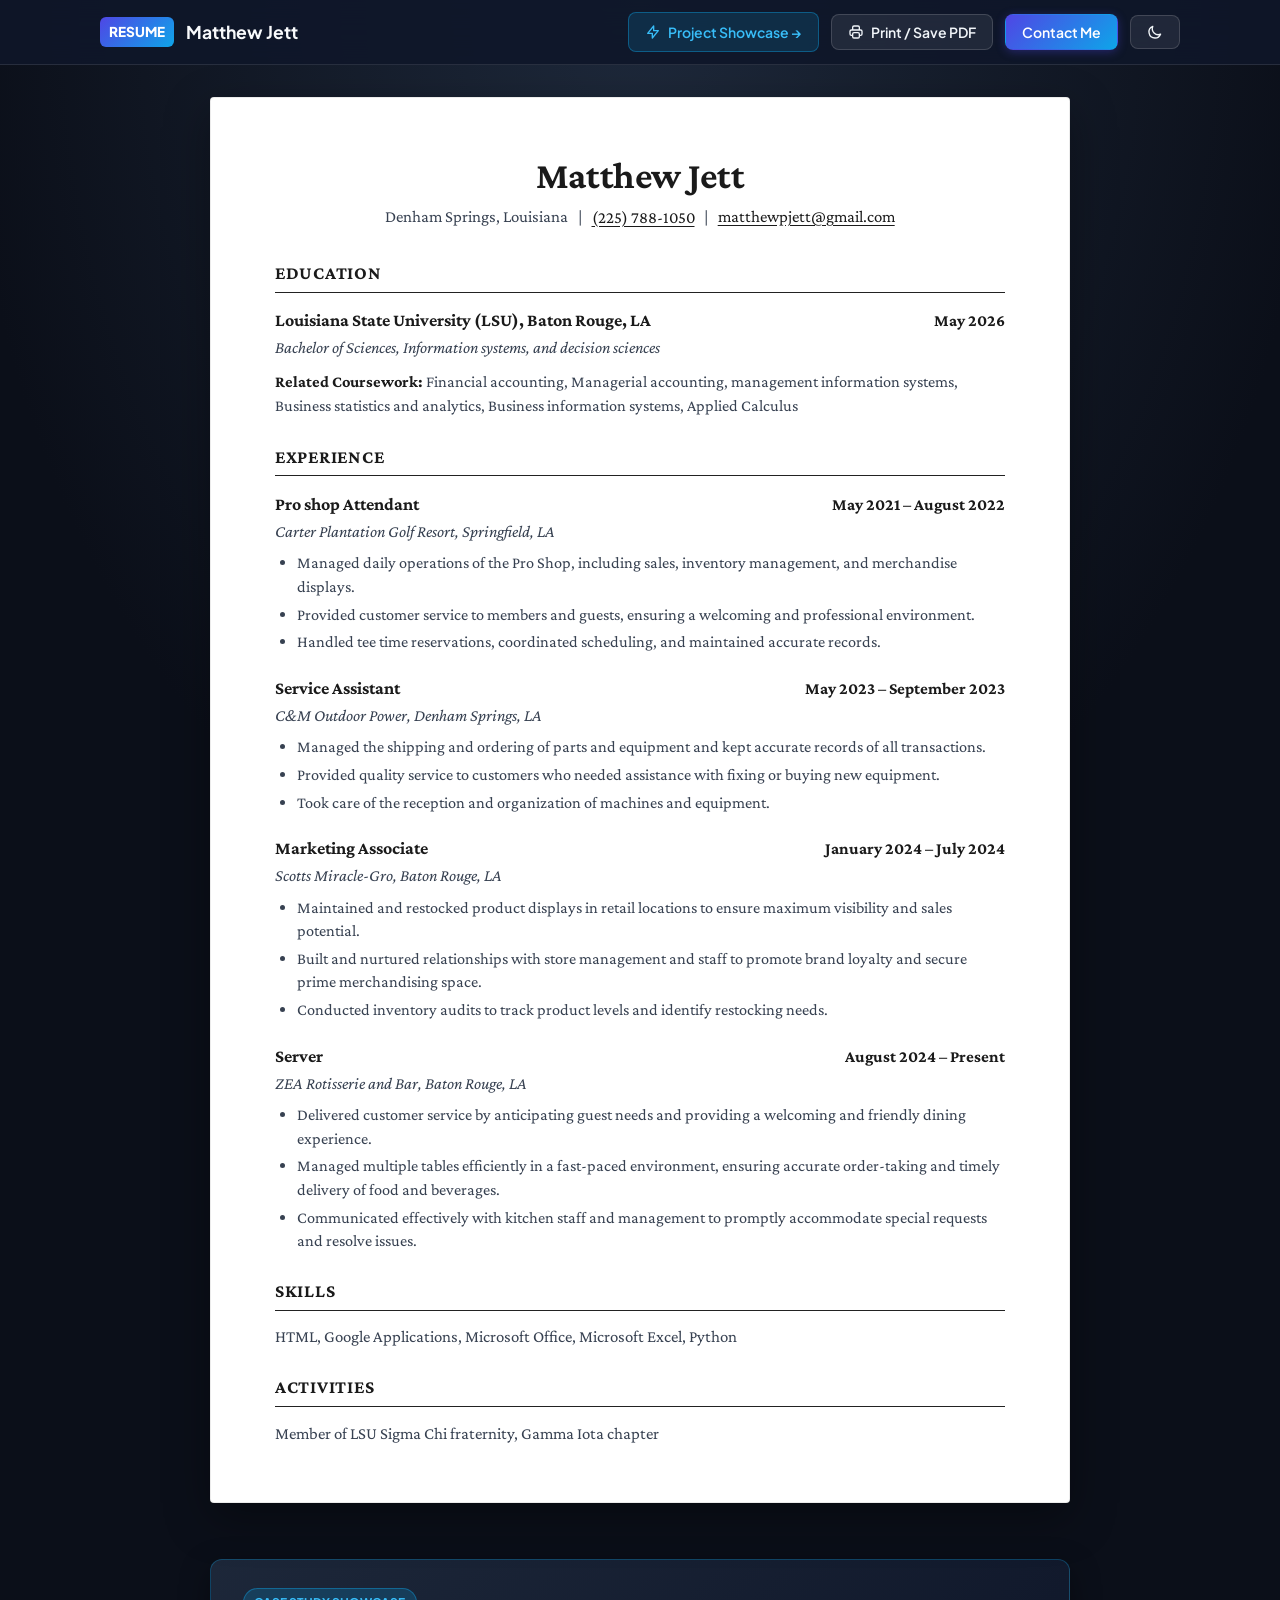
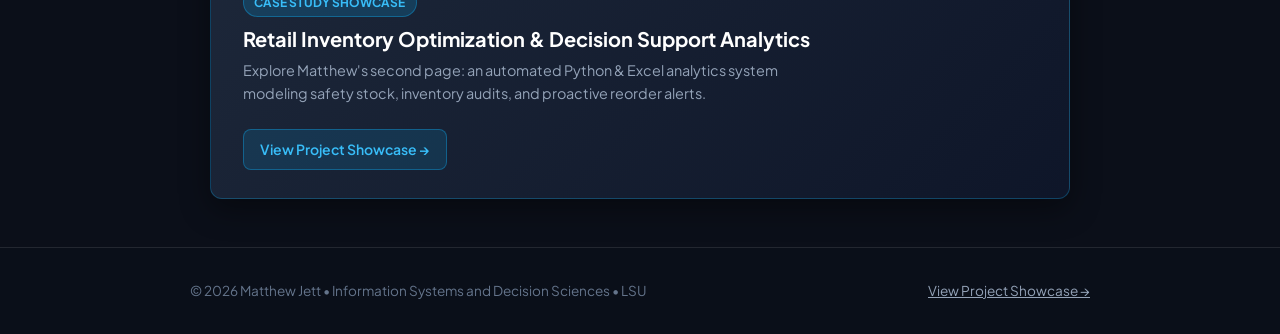
<file: index.html>
<!DOCTYPE html>
<html lang="en">
<head>
  <meta charset="UTF-8">
  <meta name="viewport" content="width=device-width, initial-scale=1.0">
  <meta name="description" content="Matthew Jett — Resume. Information Systems and Decision Sciences (ISDS) Student at Louisiana State University (LSU).">
  <meta name="keywords" content="Matthew Jett, Resume, LSU, Information Systems, Decision Sciences, Denham Springs, Baton Rouge">
  <meta name="author" content="Matthew Jett">

  <title>Matthew Jett — Resume</title>

  <!-- Preconnect to Google Fonts -->
  <link rel="preconnect" href="https://fonts.googleapis.com">
  <link rel="preconnect" href="https://fonts.gstatic.com" crossorigin>

  <!-- Main Stylesheet -->
  <link rel="stylesheet" href="./css/style.css">
</head>
<body>

  <!-- =========================================================================
       TOP CONTROL BAR / NAVIGATION
       ========================================================================= -->
  <header class="topbar">
    <div class="topbar-container">
      <div class="topbar-brand">
        <span class="brand-badge">RESUME</span>
        <span>Matthew Jett</span>
      </div>

      <div class="topbar-actions">
        <a href="./project.html" class="btn btn-project" id="topbarProjectBtn" title="Read the project case study">
          <svg width="16" height="16" fill="none" viewBox="0 0 24 24" stroke="currentColor">
            <path stroke-linecap="round" stroke-linejoin="round" stroke-width="2" d="M13 10V3L4 14h7v7l9-11h-7z" />
          </svg>
          Project Showcase &rarr;
        </a>

        <button type="button" class="btn btn-secondary js-print-resume" id="topbarPrintBtn" title="Print or save as PDF">
          <svg width="16" height="16" fill="none" viewBox="0 0 24 24" stroke="currentColor">
            <path stroke-linecap="round" stroke-linejoin="round" stroke-width="2" d="M17 17h2a2 2 0 002-2v-4a2 2 0 00-2-2H5a2 2 0 00-2 2v4a2 2 0 002 2h2m2 4h6a2 2 0 002-2v-4a2 2 0 00-2-2H9a2 2 0 00-2 2v4a2 2 0 002 2zm8-12V5a2 2 0 00-2-2H9a2 2 0 00-2 2v4h10z" />
          </svg>
          Print / Save PDF
        </button>

        <button type="button" class="btn btn-primary js-open-contact" id="topbarContactBtn">
          Contact Me
        </button>

        <button type="button" class="btn btn-secondary" id="themeToggleBtn" title="Toggle dark document mode">
          <svg width="16" height="16" fill="none" viewBox="0 0 24 24" stroke="currentColor">
            <path stroke-linecap="round" stroke-linejoin="round" stroke-width="2" d="M20.354 15.354A9 9 0 018.646 3.646 9.003 9.003 0 0012 21a9.003 9.003 0 008.354-5.646z" />
          </svg>
        </button>
      </div>
    </div>
  </header>

  <!-- =========================================================================
       MAIN RESUME DOCUMENT (Faithful Single-Page Layout)
       ========================================================================= -->
  <main class="resume-wrapper">
    <article class="resume-paper" id="resumeDocument">
      
      <!-- Resume Header -->
      <header class="resume-header">
        <h1 class="resume-name">Matthew Jett</h1>
        <div class="resume-contact-line">
          <span>Denham Springs, Louisiana</span>
          <span>|</span>
          <button type="button" class="resume-contact-btn js-open-contact" title="Click to view/call phone number">(225) 788-1050</button>
          <span>|</span>
          <a href="mailto:matthewpjett@gmail.com" class="resume-contact-link" title="Send email">matthewpjett@gmail.com</a>
        </div>
      </header>

      <!-- EDUCATION SECTION -->
      <section class="resume-section">
        <h2 class="resume-section-title">EDUCATION</h2>

        <div class="resume-entry">
          <div class="resume-row-top">
            <span class="resume-entry-title">Louisiana State University (LSU), Baton Rouge, LA</span>
            <span class="resume-entry-date">May 2026</span>
          </div>
          <div class="resume-entry-sub">Bachelor of Sciences, Information systems, and decision sciences</div>
          <div class="resume-coursework">
            <strong>Related Coursework:</strong> Financial accounting, Managerial accounting, management information systems, Business statistics and analytics, Business information systems, Applied Calculus
          </div>
        </div>
      </section>

      <!-- EXPERIENCE SECTION -->
      <section class="resume-section">
        <h2 class="resume-section-title">EXPERIENCE</h2>

        <!-- Role 1: Pro Shop Attendant -->
        <div class="resume-entry">
          <div class="resume-row-top">
            <span class="resume-entry-title">Pro shop Attendant</span>
            <span class="resume-entry-date">May 2021 &ndash; August 2022</span>
          </div>
          <div class="resume-entry-sub">Carter Plantation Golf Resort, Springfield, LA</div>
          <ul class="resume-bullets">
            <li>Managed daily operations of the Pro Shop, including sales, inventory management, and merchandise displays.</li>
            <li>Provided customer service to members and guests, ensuring a welcoming and professional environment.</li>
            <li>Handled tee time reservations, coordinated scheduling, and maintained accurate records.</li>
          </ul>
        </div>

        <!-- Role 2: Service Assistant -->
        <div class="resume-entry">
          <div class="resume-row-top">
            <span class="resume-entry-title">Service Assistant</span>
            <span class="resume-entry-date">May 2023 &ndash; September 2023</span>
          </div>
          <div class="resume-entry-sub">C&amp;M Outdoor Power, Denham Springs, LA</div>
          <ul class="resume-bullets">
            <li>Managed the shipping and ordering of parts and equipment and kept accurate records of all transactions.</li>
            <li>Provided quality service to customers who needed assistance with fixing or buying new equipment.</li>
            <li>Took care of the reception and organization of machines and equipment.</li>
          </ul>
        </div>

        <!-- Role 3: Marketing Associate -->
        <div class="resume-entry">
          <div class="resume-row-top">
            <span class="resume-entry-title">Marketing Associate</span>
            <span class="resume-entry-date">January 2024 &ndash; July 2024</span>
          </div>
          <div class="resume-entry-sub">Scotts Miracle-Gro, Baton Rouge, LA</div>
          <ul class="resume-bullets">
            <li>Maintained and restocked product displays in retail locations to ensure maximum visibility and sales potential.</li>
            <li>Built and nurtured relationships with store management and staff to promote brand loyalty and secure prime merchandising space.</li>
            <li>Conducted inventory audits to track product levels and identify restocking needs.</li>
          </ul>
        </div>

        <!-- Role 4: Server -->
        <div class="resume-entry">
          <div class="resume-row-top">
            <span class="resume-entry-title">Server</span>
            <span class="resume-entry-date">August 2024 &ndash; Present</span>
          </div>
          <div class="resume-entry-sub">ZEA Rotisserie and Bar, Baton Rouge, LA</div>
          <ul class="resume-bullets">
            <li>Delivered customer service by anticipating guest needs and providing a welcoming and friendly dining experience.</li>
            <li>Managed multiple tables efficiently in a fast-paced environment, ensuring accurate order-taking and timely delivery of food and beverages.</li>
            <li>Communicated effectively with kitchen staff and management to promptly accommodate special requests and resolve issues.</li>
          </ul>
        </div>
      </section>

      <!-- SKILLS SECTION -->
      <section class="resume-section">
        <h2 class="resume-section-title">SKILLS</h2>
        <div class="resume-text-content">
          HTML, Google Applications, Microsoft Office, Microsoft Excel, Python
        </div>
      </section>

      <!-- ACTIVITIES SECTION -->
      <section class="resume-section" style="margin-bottom: 0;">
        <h2 class="resume-section-title">ACTIVITIES</h2>
        <div class="resume-text-content">
          Member of LSU Sigma Chi fraternity, Gamma Iota chapter
        </div>
      </section>

    </article>
  </main>

  <!-- =========================================================================
       PROJECT CALLOUT (NAVIGATE TO 2ND PAGE)
       ========================================================================= -->
  <aside class="project-callout-banner">
    <div class="project-callout-card">
      <div>
        <span class="callout-badge">Case Study Showcase</span>
        <h3 class="callout-title">Retail Inventory Optimization &amp; Decision Support Analytics</h3>
        <p class="callout-desc">
          Explore Matthew's second page: an automated Python &amp; Excel analytics system modeling safety stock, inventory audits, and proactive reorder alerts.
        </p>
      </div>
      <div>
        <a href="./project.html" class="btn btn-project" style="white-space: nowrap;">
          View Project Showcase &rarr;
        </a>
      </div>
    </div>
  </aside>

  <!-- =========================================================================
       CONTACT MODAL
       ========================================================================= -->
  <div class="modal-overlay" id="contactModal" role="dialog" aria-modal="true" aria-labelledby="modalTitle">
    <div class="modal-card">
      <button type="button" class="modal-close-btn" id="closeModalBtn" aria-label="Close dialog">&times;</button>
      
      <div style="margin-bottom: 1.25rem;">
        <h3 style="font-size: 1.4rem; font-weight: 700; color: #fff; margin-bottom: 0.35rem;" id="modalTitle">Contact Matthew Jett</h3>
        <p style="font-size: 0.9rem; color: #94a3b8;">
          Connect directly via phone, text, or email:
        </p>
      </div>

      <!-- Phone Number Tile -->
      <div class="contact-tile">
        <div>
          <div class="contact-tile-label">Phone Number</div>
          <div class="contact-tile-val">(225) 788-1050</div>
        </div>
        <div style="display: flex; gap: 0.4rem;">
          <a href="tel:2257881050" class="btn btn-primary btn-sm">Call</a>
          <button type="button" class="btn btn-secondary btn-sm" id="copyModalPhoneBtn">Copy</button>
        </div>
      </div>

      <!-- Email Tile -->
      <div class="contact-tile">
        <div>
          <div class="contact-tile-label">Direct Email</div>
          <div class="contact-tile-val">matthewpjett@gmail.com</div>
        </div>
        <div style="display: flex; gap: 0.4rem;">
          <a href="mailto:matthewpjett@gmail.com" class="btn btn-primary btn-sm">Email</a>
          <button type="button" class="btn btn-secondary btn-sm" id="copyModalEmailBtn">Copy</button>
        </div>
      </div>

      <!-- Location -->
      <div class="contact-tile">
        <div>
          <div class="contact-tile-label">Location</div>
          <div class="contact-tile-val">Denham Springs, Louisiana</div>
        </div>
        <span style="font-size: 0.8rem; color: #94a3b8; font-weight: 600;">LSU Tiger</span>
      </div>
    </div>
  </div>

  <!-- =========================================================================
       FOOTER
       ========================================================================= -->
  <footer class="footer">
    <div style="max-width: 900px; margin: 0 auto; display: flex; justify-content: space-between; align-items: center; flex-wrap: wrap; gap: 1rem;">
      <div>&copy; 2026 Matthew Jett &bull; Information Systems and Decision Sciences &bull; LSU</div>
      <div>
        <a href="./project.html">View Project Showcase &rarr;</a>
      </div>
    </div>
  </footer>

  <!-- Script -->
  <script src="./js/main.js"></script>
</body>
</html>
</file>
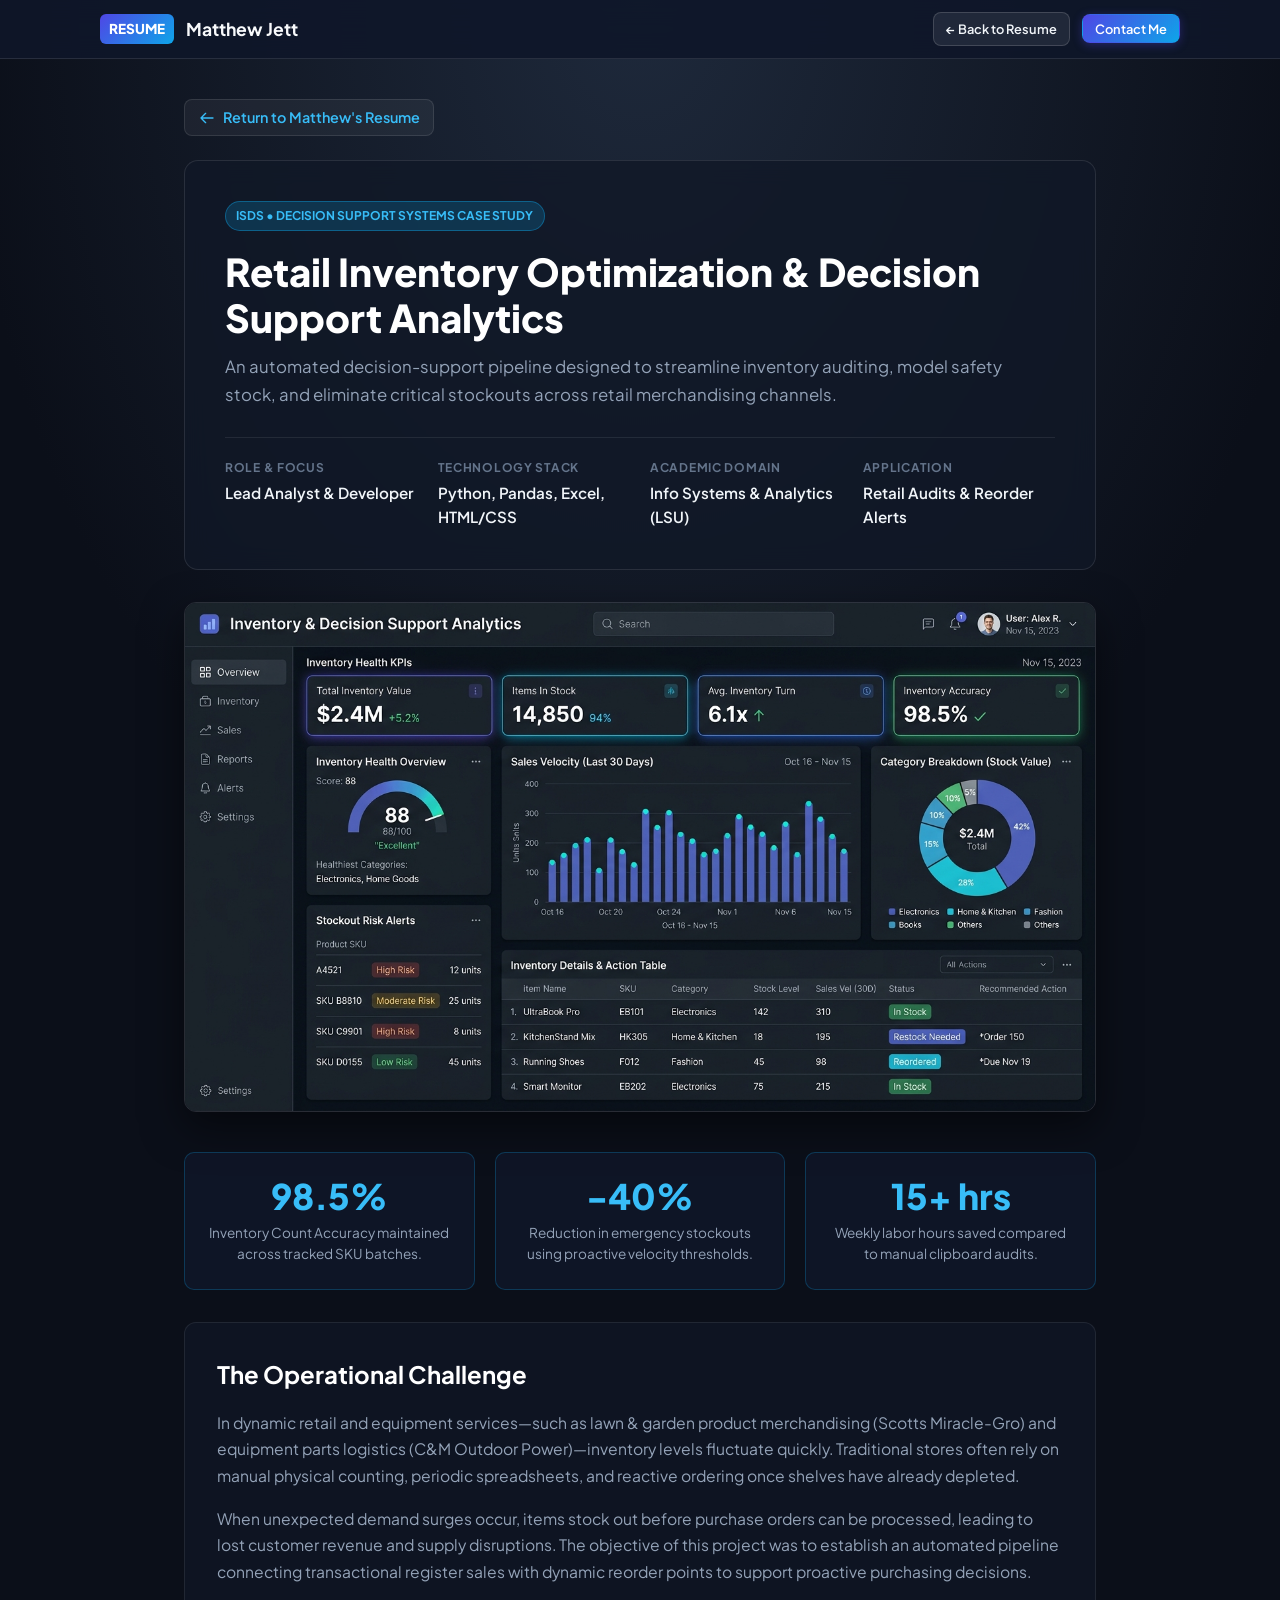
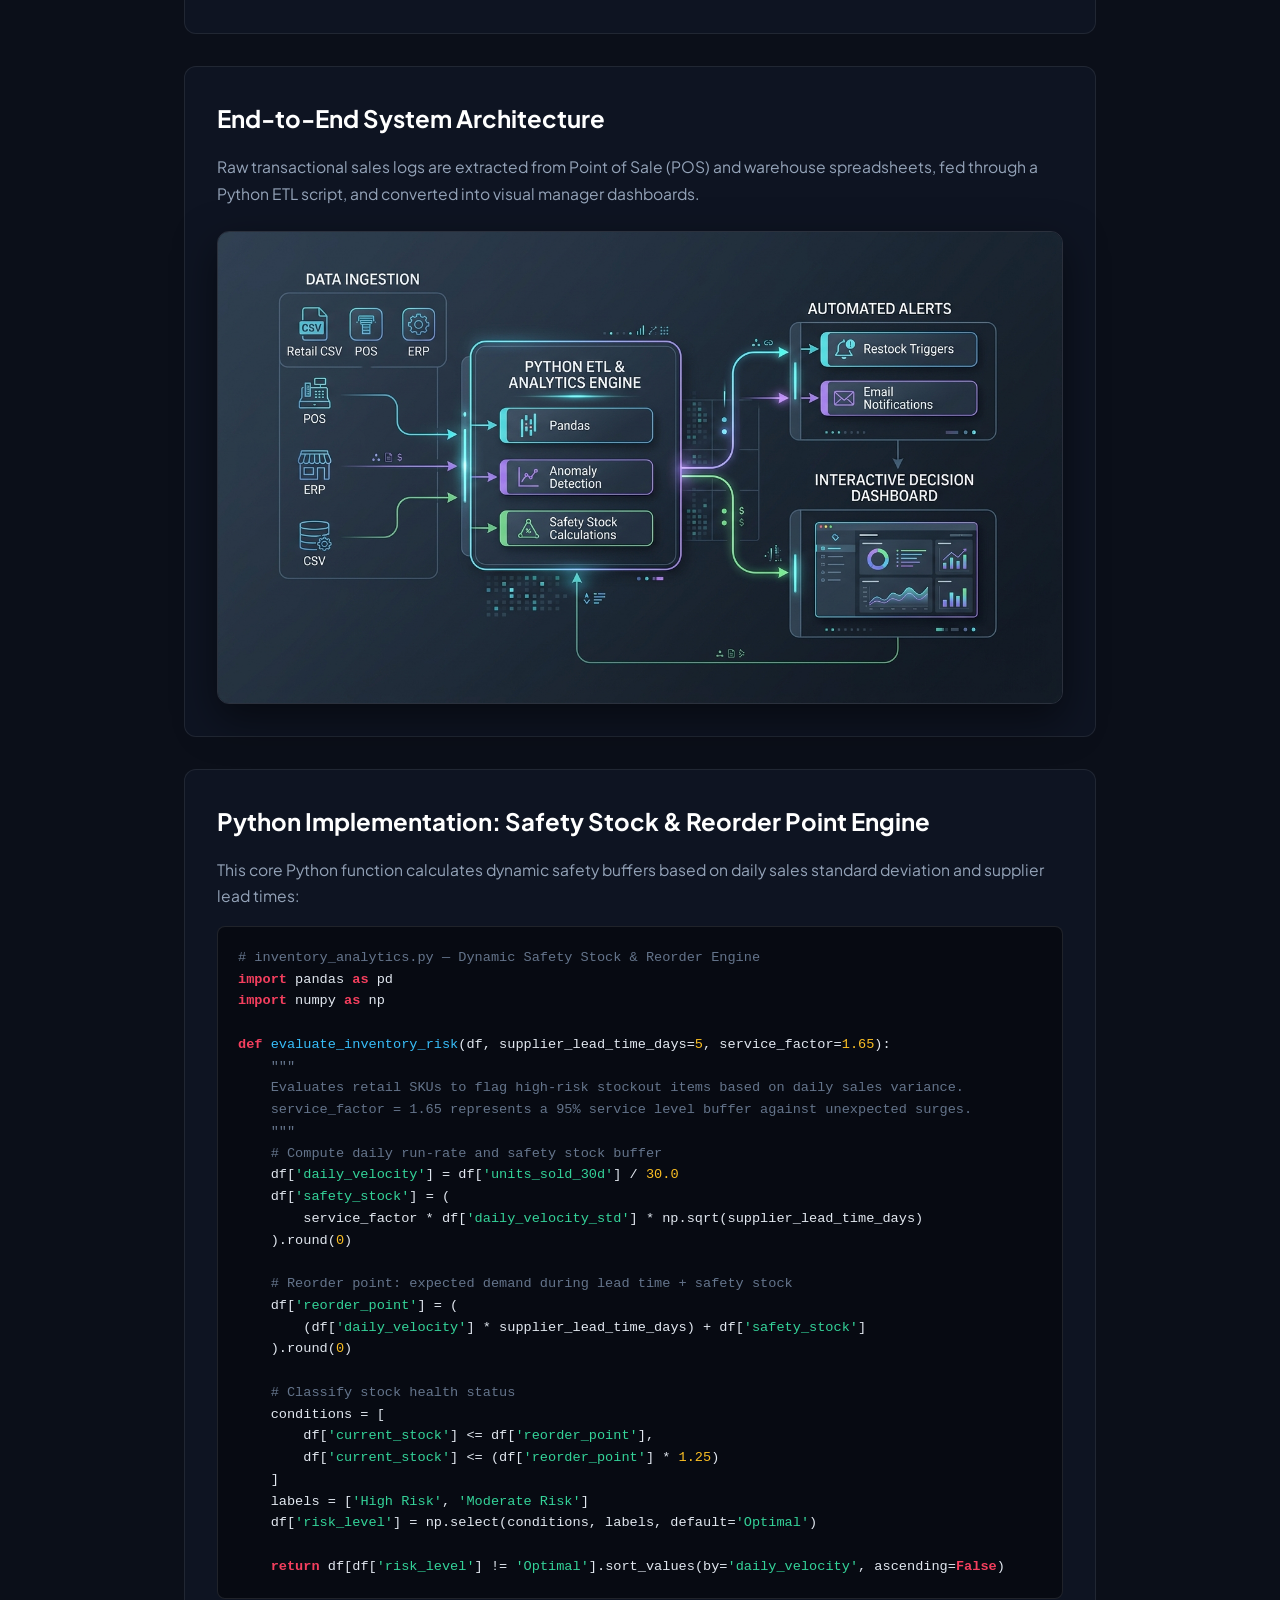
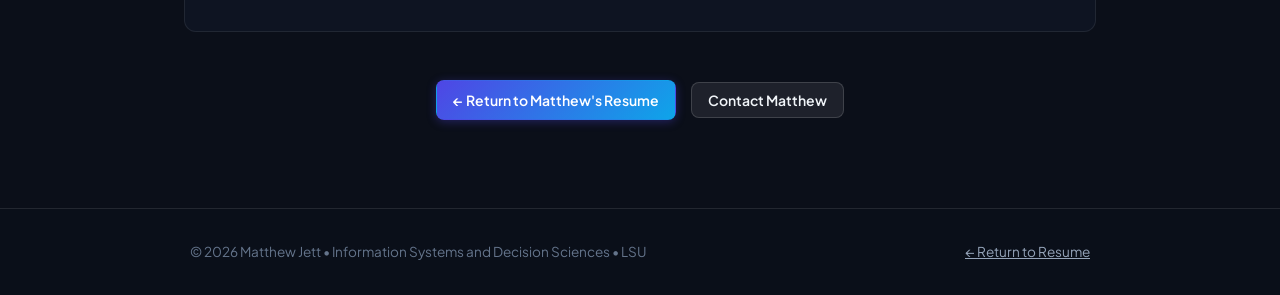
<file: project.html>
<!DOCTYPE html>
<html lang="en">
<head>
  <meta charset="UTF-8">
  <meta name="viewport" content="width=device-width, initial-scale=1.0">
  <meta name="description" content="Retail Inventory Optimization & Decision Support Analytics — Project case study by Matthew Jett, LSU Information Systems and Decision Sciences.">
  <meta name="keywords" content="Matthew Jett, Project, Inventory Analytics, Python, Excel, Decision Support Systems, ISDS, LSU">
  <meta name="author" content="Matthew Jett">

  <title>Retail Inventory & Decision Support Analytics — Matthew Jett</title>

  <!-- Preconnect to Google Fonts -->
  <link rel="preconnect" href="https://fonts.googleapis.com">
  <link rel="preconnect" href="https://fonts.gstatic.com" crossorigin>

  <!-- Stylesheet -->
  <link rel="stylesheet" href="./css/style.css">
</head>
<body>

  <!-- =========================================================================
       TOPBAR NAVIGATION
       ========================================================================= -->
  <header class="topbar">
    <div class="topbar-container">
      <div class="topbar-brand">
        <a href="./index.html" style="display: flex; align-items: center; gap: 0.75rem;">
          <span class="brand-badge">RESUME</span>
          <span>Matthew Jett</span>
        </a>
      </div>

      <div class="topbar-actions">
        <a href="./index.html" class="btn btn-secondary btn-sm" id="navBackResumeBtn">
          &larr; Back to Resume
        </a>
        <button type="button" class="btn btn-primary btn-sm js-open-contact" id="navContactBtn">
          Contact Me
        </button>
      </div>
    </div>
  </header>

  <!-- =========================================================================
       PROJECT CASE STUDY CONTENT
       ========================================================================= -->
  <main class="project-container">
    <a href="./index.html" class="back-btn">
      <svg width="16" height="16" fill="none" viewBox="0 0 24 24" stroke="currentColor">
        <path stroke-linecap="round" stroke-linejoin="round" stroke-width="2" d="M10 19l-7-7m0 0l7-7m-7 7h18" />
      </svg>
      Return to Matthew's Resume
    </a>

    <!-- Project Hero Card -->
    <article class="project-hero-card">
      <span class="callout-badge">ISDS &bull; Decision Support Systems Case Study</span>
      <h1 class="project-title">
        Retail Inventory Optimization &amp; Decision Support Analytics
      </h1>
      <p class="project-summary">
        An automated decision-support pipeline designed to streamline inventory auditing, 
        model safety stock, and eliminate critical stockouts across retail merchandising channels.
      </p>

      <!-- Metadata Strip -->
      <div class="project-meta-strip">
        <div class="meta-box">
          <h4>Role &amp; Focus</h4>
          <p>Lead Analyst &amp; Developer</p>
        </div>
        <div class="meta-box">
          <h4>Technology Stack</h4>
          <p>Python, Pandas, Excel, HTML/CSS</p>
        </div>
        <div class="meta-box">
          <h4>Academic Domain</h4>
          <p>Info Systems &amp; Analytics (LSU)</p>
        </div>
        <div class="meta-box">
          <h4>Application</h4>
          <p>Retail Audits &amp; Reorder Alerts</p>
        </div>
      </div>
    </article>

    <!-- Main Visual Mockup -->
    <div class="project-image-box">
      <img src="./assets/images/dashboard-preview.jpg" alt="Retail Inventory and Decision Support Analytics Interactive Dashboard Mockup" loading="lazy">
    </div>

    <!-- Measurable Impact Metrics -->
    <div class="metrics-row">
      <div class="metric-pill">
        <div class="metric-val">98.5%</div>
        <div class="metric-lbl">Inventory Count Accuracy maintained across tracked SKU batches.</div>
      </div>
      <div class="metric-pill">
        <div class="metric-val">-40%</div>
        <div class="metric-lbl">Reduction in emergency stockouts using proactive velocity thresholds.</div>
      </div>
      <div class="metric-pill">
        <div class="metric-val">15+ hrs</div>
        <div class="metric-lbl">Weekly labor hours saved compared to manual clipboard audits.</div>
      </div>
    </div>

    <!-- Problem Statement -->
    <section class="content-card">
      <h2>The Operational Challenge</h2>
      <p>
        In dynamic retail and equipment services—such as lawn &amp; garden product merchandising (Scotts Miracle-Gro) and equipment parts logistics (C&amp;M Outdoor Power)—inventory levels fluctuate quickly. 
        Traditional stores often rely on manual physical counting, periodic spreadsheets, and reactive ordering once shelves have already depleted.
      </p>
      <p>
        When unexpected demand surges occur, items stock out before purchase orders can be processed, leading to lost customer revenue and supply disruptions. 
        The objective of this project was to establish an automated pipeline connecting transactional register sales with dynamic reorder points to support proactive purchasing decisions.
      </p>
    </section>

    <!-- System Architecture Visual -->
    <section class="content-card">
      <h2>End-to-End System Architecture</h2>
      <p>
        Raw transactional sales logs are extracted from Point of Sale (POS) and warehouse spreadsheets, fed through a Python ETL script, and converted into visual manager dashboards.
      </p>
      <div class="project-image-box" style="margin-top: 1.5rem; margin-bottom: 0;">
        <img src="./assets/images/pipeline-diagram.jpg" alt="Data Ingestion, Python ETL, and Decision Dashboard Architecture" loading="lazy">
      </div>
    </section>

    <!-- Python Automation Logic -->
    <section class="content-card">
      <h2>Python Implementation: Safety Stock &amp; Reorder Point Engine</h2>
      <p>
        This core Python function calculates dynamic safety buffers based on daily sales standard deviation and supplier lead times:
      </p>
      <div class="code-container">
<pre><code><span class="code-comment"># inventory_analytics.py — Dynamic Safety Stock &amp; Reorder Engine</span>
<span class="code-keyword">import</span> pandas <span class="code-keyword">as</span> pd
<span class="code-keyword">import</span> numpy <span class="code-keyword">as</span> np

<span class="code-keyword">def</span> <span class="code-func">evaluate_inventory_risk</span>(df, supplier_lead_time_days=<span class="code-num">5</span>, service_factor=<span class="code-num">1.65</span>):
    <span class="code-comment">"""
    Evaluates retail SKUs to flag high-risk stockout items based on daily sales variance.
    service_factor = 1.65 represents a 95% service level buffer against unexpected surges.
    """</span>
    <span class="code-comment"># Compute daily run-rate and safety stock buffer</span>
    df[<span class="code-str">'daily_velocity'</span>] = df[<span class="code-str">'units_sold_30d'</span>] / <span class="code-num">30.0</span>
    df[<span class="code-str">'safety_stock'</span>] = (
        service_factor * df[<span class="code-str">'daily_velocity_std'</span>] * np.sqrt(supplier_lead_time_days)
    ).round(<span class="code-num">0</span>)
    
    <span class="code-comment"># Reorder point: expected demand during lead time + safety stock</span>
    df[<span class="code-str">'reorder_point'</span>] = (
        (df[<span class="code-str">'daily_velocity'</span>] * supplier_lead_time_days) + df[<span class="code-str">'safety_stock'</span>]
    ).round(<span class="code-num">0</span>)
    
    <span class="code-comment"># Classify stock health status</span>
    conditions = [
        df[<span class="code-str">'current_stock'</span>] &lt;= df[<span class="code-str">'reorder_point'</span>],
        df[<span class="code-str">'current_stock'</span>] &lt;= (df[<span class="code-str">'reorder_point'</span>] * <span class="code-num">1.25</span>)
    ]
    labels = [<span class="code-str">'High Risk'</span>, <span class="code-str">'Moderate Risk'</span>]
    df[<span class="code-str">'risk_level'</span>] = np.select(conditions, labels, default=<span class="code-str">'Optimal'</span>)
    
    <span class="code-keyword">return</span> df[df[<span class="code-str">'risk_level'</span>] != <span class="code-str">'Optimal'</span>].sort_values(by=<span class="code-str">'daily_velocity'</span>, ascending=<span class="code-keyword">False</span>)
</code></pre>
      </div>
    </section>

    <!-- Bottom Actions -->
    <div style="text-align: center; margin: 3rem 0;">
      <a href="./index.html" class="btn btn-primary" style="margin-right: 0.75rem;">
        &larr; Return to Matthew's Resume
      </a>
      <button type="button" class="btn btn-secondary js-open-contact">
        Contact Matthew
      </button>
    </div>
  </main>

  <!-- =========================================================================
       CONTACT MODAL
       ========================================================================= -->
  <div class="modal-overlay" id="contactModal" role="dialog" aria-modal="true" aria-labelledby="modalTitle">
    <div class="modal-card">
      <button type="button" class="modal-close-btn" id="closeModalBtn" aria-label="Close dialog">&times;</button>
      
      <div style="margin-bottom: 1.25rem;">
        <h3 style="font-size: 1.4rem; font-weight: 700; color: #fff; margin-bottom: 0.35rem;" id="modalTitle">Contact Matthew Jett</h3>
        <p style="font-size: 0.9rem; color: #94a3b8;">
          Connect directly via phone, text, or email:
        </p>
      </div>

      <!-- Phone Number Tile -->
      <div class="contact-tile">
        <div>
          <div class="contact-tile-label">Phone Number</div>
          <div class="contact-tile-val">(225) 788-1050</div>
        </div>
        <div style="display: flex; gap: 0.4rem;">
          <a href="tel:2257881050" class="btn btn-primary btn-sm">Call</a>
          <button type="button" class="btn btn-secondary btn-sm" id="copyModalPhoneBtn">Copy</button>
        </div>
      </div>

      <!-- Email Tile -->
      <div class="contact-tile">
        <div>
          <div class="contact-tile-label">Direct Email</div>
          <div class="contact-tile-val">matthewpjett@gmail.com</div>
        </div>
        <div style="display: flex; gap: 0.4rem;">
          <a href="mailto:matthewpjett@gmail.com" class="btn btn-primary btn-sm">Email</a>
          <button type="button" class="btn btn-secondary btn-sm" id="copyModalEmailBtn">Copy</button>
        </div>
      </div>

      <!-- Location -->
      <div class="contact-tile">
        <div>
          <div class="contact-tile-label">Location</div>
          <div class="contact-tile-val">Denham Springs, Louisiana</div>
        </div>
        <span style="font-size: 0.8rem; color: #94a3b8; font-weight: 600;">LSU Tiger</span>
      </div>
    </div>
  </div>

  <!-- Footer -->
  <footer class="footer">
    <div style="max-width: 900px; margin: 0 auto; display: flex; justify-content: space-between; align-items: center; flex-wrap: wrap; gap: 1rem;">
      <div>&copy; 2026 Matthew Jett &bull; Information Systems and Decision Sciences &bull; LSU</div>
      <div>
        <a href="./index.html">&larr; Return to Resume</a>
      </div>
    </div>
  </footer>

  <!-- Script -->
  <script src="./js/main.js"></script>
</body>
</html>
</file>
<file: css/style.css>
/* ==========================================================================
   MATTHEW JETT — RESUME & PORTFOLIO STYLESHEET
   Single-Page Clean Resume Document + Project Showcase + Interactive Controls
   ========================================================================== */

@import url('https://fonts.googleapis.com/css2?family=Crimson+Pro:ital,wght@0,400;0,600;0,700;1,400&family=Plus+Jakarta+Sans:wght@400;500;600;700;800&family=JetBrains+Mono:wght@400;500&display=swap');

:root {
  /* Site Theme Colors */
  --bg-app: #0b0f19;
  --bg-topbar: rgba(15, 23, 42, 0.9);
  --border-bar: rgba(255, 255, 255, 0.1);
  --text-bar: #f8fafc;
  --text-bar-muted: #94a3b8;

  /* Resume Paper Palette (Clean White Document) */
  --paper-bg: #ffffff;
  --paper-text: #1a1a1a;
  --paper-subtext: #374151;
  --paper-divider: #222222;
  --paper-accent: #2563eb;
  --paper-shadow: 0 15px 45px rgba(0, 0, 0, 0.35);

  /* Accents */
  --accent-primary: #4f46e5;
  --accent-secondary: #0ea5e9;
  --accent-gold: #d97706;

  /* Fonts */
  --font-serif: 'Crimson Pro', Georgia, 'Times New Roman', serif;
  --font-sans: 'Plus Jakarta Sans', system-ui, -apple-system, sans-serif;
  --font-mono: 'JetBrains Mono', monospace;

  --transition-base: 0.2s ease;
}

/* Dark Mode Alternative for the Paper (Optional Toggle) */
body.dark-resume {
  --paper-bg: #111827;
  --paper-text: #f3f4f6;
  --paper-subtext: #9ca3af;
  --paper-divider: #4b5563;
  --paper-accent: #60a5fa;
  --paper-shadow: 0 15px 45px rgba(0, 0, 0, 0.6);
}

/* Reset & Base */
*, *::before, *::after {
  box-sizing: border-box;
  margin: 0;
  padding: 0;
}

html {
  scroll-behavior: smooth;
  font-size: 16px;
}

body {
  background-color: var(--bg-app);
  color: var(--text-bar);
  font-family: var(--font-sans);
  line-height: 1.6;
  min-height: 100vh;
  display: flex;
  flex-direction: column;
  background-image: radial-gradient(at 50% 0%, #1e293b 0%, #0b0f19 75%);
  background-attachment: fixed;
}

a {
  color: inherit;
  text-decoration: none;
}

/* ==========================================================================
   TOP BAR / NAVIGATION CONTROLS
   ========================================================================== */
.topbar {
  position: sticky;
  top: 0;
  z-index: 1000;
  background: var(--bg-topbar);
  backdrop-filter: blur(16px);
  -webkit-backdrop-filter: blur(16px);
  border-bottom: 1px solid var(--border-bar);
  padding: 0.75rem 1.5rem;
}

.topbar-container {
  max-width: 1080px;
  margin: 0 auto;
  display: flex;
  align-items: center;
  justify-content: space-between;
  gap: 1rem;
  flex-wrap: wrap;
}

.topbar-brand {
  display: flex;
  align-items: center;
  gap: 0.75rem;
  font-weight: 700;
  font-size: 1.1rem;
}

.brand-badge {
  background: linear-gradient(135deg, #4f46e5 0%, #0ea5e9 100%);
  color: #fff;
  font-weight: 800;
  font-size: 0.85rem;
  padding: 0.25rem 0.55rem;
  border-radius: 6px;
}

.topbar-actions {
  display: flex;
  align-items: center;
  gap: 0.75rem;
  flex-wrap: wrap;
}

/* Buttons */
.btn {
  display: inline-flex;
  align-items: center;
  justify-content: center;
  gap: 0.45rem;
  padding: 0.5rem 1rem;
  font-family: var(--font-sans);
  font-size: 0.875rem;
  font-weight: 600;
  border-radius: 8px;
  border: 1px solid transparent;
  cursor: pointer;
  transition: var(--transition-base);
}

.btn-primary {
  background: linear-gradient(135deg, #4f46e5 0%, #0ea5e9 100%);
  color: #ffffff;
  box-shadow: 0 2px 10px rgba(79, 70, 229, 0.35);
}

.btn-primary:hover {
  transform: translateY(-1px);
  box-shadow: 0 4px 15px rgba(79, 70, 229, 0.5);
}

.btn-secondary {
  background: rgba(255, 255, 255, 0.08);
  border-color: rgba(255, 255, 255, 0.15);
  color: #f1f5f9;
}

.btn-secondary:hover {
  background: rgba(255, 255, 255, 0.15);
  transform: translateY(-1px);
}

.btn-project {
  background: rgba(14, 165, 233, 0.15);
  border-color: rgba(14, 165, 233, 0.4);
  color: #38bdf8;
}

.btn-project:hover {
  background: rgba(14, 165, 233, 0.3);
  color: #ffffff;
  border-color: #38bdf8;
  transform: translateY(-1px);
}

.btn-sm {
  padding: 0.35rem 0.75rem;
  font-size: 0.8rem;
}

/* ==========================================================================
   RESUME DOCUMENT CONTAINER (THE PAPER SHEET)
   ========================================================================== */
.resume-wrapper {
  max-width: 900px;
  width: 100%;
  margin: 2rem auto;
  padding: 0 1.25rem;
  flex: 1;
}

.resume-paper {
  background: var(--paper-bg);
  color: var(--paper-text);
  font-family: var(--font-serif);
  padding: 3.5rem 4rem;
  border-radius: 4px;
  box-shadow: var(--paper-shadow);
  border: 1px solid rgba(0, 0, 0, 0.08);
  transition: background 0.3s ease, color 0.3s ease;
  position: relative;
}

/* Header */
.resume-header {
  text-align: center;
  margin-bottom: 1.75rem;
}

.resume-name {
  font-size: 2.35rem;
  font-weight: 700;
  letter-spacing: -0.01em;
  margin-bottom: 0.4rem;
  color: var(--paper-text);
  line-height: 1.15;
}

.resume-contact-line {
  font-size: 1.05rem;
  color: var(--paper-subtext);
  display: flex;
  justify-content: center;
  align-items: center;
  gap: 0.6rem;
  flex-wrap: wrap;
}

.resume-contact-link {
  color: var(--paper-text);
  text-decoration: underline;
  text-underline-offset: 3px;
  cursor: pointer;
}

.resume-contact-link:hover {
  color: var(--paper-accent);
}

.resume-contact-btn {
  background: none;
  border: none;
  font-family: inherit;
  font-size: inherit;
  color: var(--paper-text);
  text-decoration: underline;
  text-underline-offset: 3px;
  cursor: pointer;
  padding: 0;
}

.resume-contact-btn:hover {
  color: var(--paper-accent);
}

/* Resume Section Headers */
.resume-section {
  margin-bottom: 1.5rem;
}

.resume-section-title {
  font-size: 1.15rem;
  font-weight: 700;
  text-transform: uppercase;
  letter-spacing: 0.04em;
  color: var(--paper-text);
  border-bottom: 1.5px solid var(--paper-divider);
  padding-bottom: 0.2rem;
  margin-bottom: 0.85rem;
}

/* Entry Layout */
.resume-entry {
  margin-bottom: 1.25rem;
}

.resume-entry:last-child {
  margin-bottom: 0;
}

.resume-row-top {
  display: flex;
  justify-content: space-between;
  align-items: baseline;
  gap: 1rem;
}

.resume-entry-title {
  font-size: 1.12rem;
  font-weight: 700;
  color: var(--paper-text);
}

.resume-entry-date {
  font-size: 1.05rem;
  font-weight: 700;
  color: var(--paper-text);
  white-space: nowrap;
}

.resume-entry-sub {
  font-size: 1.05rem;
  font-style: italic;
  color: var(--paper-subtext);
  margin-bottom: 0.35rem;
}

.resume-coursework {
  font-size: 1.02rem;
  color: var(--paper-subtext);
  line-height: 1.5;
  margin-top: 0.5rem;
}

.resume-coursework strong {
  color: var(--paper-text);
}

/* Bullet Points */
.resume-bullets {
  list-style: disc;
  padding-left: 1.35rem;
  margin-top: 0.35rem;
}

.resume-bullets li {
  font-size: 1.02rem;
  line-height: 1.45;
  color: var(--paper-subtext);
  margin-bottom: 0.25rem;
}

.resume-bullets li:last-child {
  margin-bottom: 0;
}

/* Skills & Activities Content */
.resume-text-content {
  font-size: 1.05rem;
  color: var(--paper-subtext);
  line-height: 1.5;
}

/* ==========================================================================
   CALLOUT BANNER (LINK TO 2ND PAGE: PROJECT SHOWCASE)
   ========================================================================= */
.project-callout-banner {
  max-width: 900px;
  width: 100%;
  margin: 1.5rem auto 3rem;
  padding: 0 1.25rem;
}

.project-callout-card {
  background: linear-gradient(135deg, rgba(30, 41, 59, 0.95) 0%, rgba(15, 23, 42, 0.95) 100%);
  border: 1px solid rgba(14, 165, 233, 0.3);
  border-radius: 12px;
  padding: 1.75rem 2rem;
  display: flex;
  align-items: center;
  justify-content: space-between;
  gap: 1.5rem;
  flex-wrap: wrap;
  box-shadow: 0 10px 30px rgba(0, 0, 0, 0.4);
}

.callout-badge {
  display: inline-flex;
  align-items: center;
  gap: 0.35rem;
  padding: 0.25rem 0.65rem;
  background: rgba(14, 165, 233, 0.2);
  border: 1px solid rgba(14, 165, 233, 0.4);
  border-radius: 9999px;
  font-size: 0.75rem;
  font-weight: 700;
  color: #38bdf8;
  text-transform: uppercase;
  margin-bottom: 0.4rem;
}

.callout-title {
  font-family: var(--font-sans);
  font-size: 1.25rem;
  font-weight: 700;
  color: #ffffff;
  margin-bottom: 0.25rem;
}

.callout-desc {
  font-family: var(--font-sans);
  font-size: 0.9rem;
  color: #94a3b8;
  max-width: 580px;
}

/* ==========================================================================
   PROJECT SHOWCASE PAGE (project.html)
   ========================================================================== */
.project-container {
  max-width: 960px;
  margin: 2.5rem auto;
  padding: 0 1.5rem;
}

.back-btn {
  display: inline-flex;
  align-items: center;
  gap: 0.5rem;
  font-size: 0.9rem;
  font-weight: 600;
  color: #38bdf8;
  background: rgba(255, 255, 255, 0.05);
  border: 1px solid rgba(255, 255, 255, 0.1);
  padding: 0.4rem 0.85rem;
  border-radius: 8px;
  margin-bottom: 1.5rem;
  transition: var(--transition-base);
}

.back-btn:hover {
  background: rgba(14, 165, 233, 0.2);
  color: #ffffff;
  transform: translateX(-2px);
}

.project-hero-card {
  background: rgba(17, 24, 39, 0.8);
  border: 1px solid rgba(255, 255, 255, 0.1);
  border-radius: 14px;
  padding: 2.5rem;
  backdrop-filter: blur(12px);
  margin-bottom: 2rem;
}

.project-title {
  font-size: 2.4rem;
  font-weight: 800;
  color: #ffffff;
  line-height: 1.2;
  margin: 0.75rem 0;
}

.project-summary {
  font-size: 1.05rem;
  color: #94a3b8;
  line-height: 1.65;
  margin-bottom: 1.75rem;
}

.project-meta-strip {
  display: grid;
  grid-template-columns: repeat(auto-fit, minmax(180px, 1fr));
  gap: 1.25rem;
  padding-top: 1.25rem;
  border-top: 1px solid rgba(255, 255, 255, 0.08);
}

.meta-box h4 {
  font-size: 0.75rem;
  text-transform: uppercase;
  color: #64748b;
  letter-spacing: 0.06em;
  margin-bottom: 0.25rem;
}

.meta-box p {
  font-size: 0.95rem;
  font-weight: 600;
  color: #f1f5f9;
}

.project-image-box {
  border-radius: 12px;
  overflow: hidden;
  border: 1px solid rgba(255, 255, 255, 0.12);
  box-shadow: 0 15px 40px rgba(0, 0, 0, 0.5);
  margin-bottom: 2.5rem;
}

.project-image-box img {
  width: 100%;
  height: auto;
  display: block;
}

.content-card {
  background: rgba(17, 24, 39, 0.7);
  border: 1px solid rgba(255, 255, 255, 0.08);
  border-radius: 12px;
  padding: 2rem;
  margin-bottom: 2rem;
}

.content-card h2 {
  font-size: 1.5rem;
  font-weight: 700;
  margin-bottom: 1rem;
  color: #ffffff;
}

.content-card p {
  font-size: 0.98rem;
  color: #94a3b8;
  line-height: 1.7;
  margin-bottom: 1rem;
}

.metrics-row {
  display: grid;
  grid-template-columns: repeat(auto-fit, minmax(220px, 1fr));
  gap: 1.25rem;
  margin-bottom: 2rem;
}

.metric-pill {
  background: rgba(15, 23, 42, 0.8);
  border: 1px solid rgba(14, 165, 233, 0.25);
  border-radius: 10px;
  padding: 1.5rem;
  text-align: center;
}

.metric-val {
  font-size: 2.2rem;
  font-weight: 800;
  color: #38bdf8;
  line-height: 1.1;
  margin-bottom: 0.35rem;
}

.metric-lbl {
  font-size: 0.85rem;
  color: #94a3b8;
}

/* Code block */
.code-container {
  background: #070a12;
  border: 1px solid rgba(255, 255, 255, 0.1);
  border-radius: 8px;
  padding: 1.25rem;
  font-family: var(--font-mono);
  font-size: 0.85rem;
  color: #e2e8f0;
  overflow-x: auto;
  line-height: 1.6;
}

.code-keyword { color: #f43f5e; font-weight: 600; }
.code-func { color: #38bdf8; }
.code-str { color: #34d399; }
.code-comment { color: #64748b; }
.code-num { color: #fbbf24; }

/* ==========================================================================
   CONTACT MODAL
   ========================================================================== */
.modal-overlay {
  position: fixed;
  top: 0;
  left: 0;
  width: 100%;
  height: 100%;
  background: rgba(5, 8, 16, 0.85);
  backdrop-filter: blur(8px);
  -webkit-backdrop-filter: blur(8px);
  z-index: 2000;
  display: flex;
  align-items: center;
  justify-content: center;
  padding: 1.5rem;
  opacity: 0;
  pointer-events: none;
  transition: opacity 0.2s ease;
}

.modal-overlay.active {
  opacity: 1;
  pointer-events: auto;
}

.modal-card {
  background: #111827;
  border: 1px solid rgba(255, 255, 255, 0.15);
  border-radius: 14px;
  padding: 2.25rem;
  width: 100%;
  max-width: 460px;
  box-shadow: 0 25px 60px rgba(0, 0, 0, 0.8);
  position: relative;
  transform: scale(0.95);
  transition: transform 0.2s ease;
}

.modal-overlay.active .modal-card {
  transform: scale(1);
}

.modal-close-btn {
  position: absolute;
  top: 1rem;
  right: 1rem;
  background: transparent;
  border: none;
  color: #94a3b8;
  font-size: 1.5rem;
  cursor: pointer;
  padding: 0.25rem;
  line-height: 1;
}

.modal-close-btn:hover {
  color: #ffffff;
}

.contact-tile {
  display: flex;
  align-items: center;
  justify-content: space-between;
  padding: 0.9rem 1.15rem;
  background: rgba(255, 255, 255, 0.04);
  border: 1px solid rgba(255, 255, 255, 0.08);
  border-radius: 8px;
  margin-top: 1rem;
}

.contact-tile-label {
  font-size: 0.72rem;
  text-transform: uppercase;
  color: #64748b;
  letter-spacing: 0.05em;
}

.contact-tile-val {
  font-size: 0.95rem;
  font-weight: 600;
  color: #ffffff;
}

/* ==========================================================================
   FOOTER
   ========================================================================== */
.footer {
  border-top: 1px solid var(--border-bar);
  background: rgba(10, 15, 26, 0.95);
  padding: 2rem 1.5rem;
  text-align: center;
  font-size: 0.85rem;
  color: #64748b;
  margin-top: auto;
}

.footer a {
  color: #94a3b8;
  text-decoration: underline;
}

/* ==========================================================================
   PRINT STYLES (@media print)
   Immaculate 1-page resume printout
   ========================================================================== */
@media print {
  @page {
    margin: 0.45in 0.55in;
    size: letter portrait;
  }

  *, *::before, *::after {
    background: transparent !important;
    color: #000000 !important;
    box-shadow: none !important;
    text-shadow: none !important;
  }

  body {
    background: #ffffff !important;
    font-size: 10.5pt;
    line-height: 1.35;
  }

  .topbar,
  .project-callout-banner,
  .footer,
  .modal-overlay,
  .btn,
  .back-btn {
    display: none !important;
  }

  .resume-wrapper {
    max-width: 100% !important;
    margin: 0 !important;
    padding: 0 !important;
  }

  .resume-paper {
    padding: 0 !important;
    border: none !important;
    box-shadow: none !important;
    background: transparent !important;
  }

  .resume-header {
    margin-bottom: 1rem !important;
  }

  .resume-name {
    font-size: 20pt !important;
    margin-bottom: 0.2rem !important;
  }

  .resume-contact-line {
    font-size: 10pt !important;
  }

  .resume-section {
    margin-bottom: 1rem !important;
  }

  .resume-section-title {
    font-size: 11pt !important;
    border-bottom: 1.25px solid #000 !important;
    margin-bottom: 0.45rem !important;
    padding-bottom: 1px !important;
  }

  .resume-entry {
    margin-bottom: 0.75rem !important;
    page-break-inside: avoid;
  }

  .resume-entry-title, .resume-entry-date {
    font-size: 10.5pt !important;
  }

  .resume-entry-sub {
    font-size: 10pt !important;
    margin-bottom: 0.2rem !important;
  }

  .resume-bullets li {
    font-size: 9.8pt !important;
    line-height: 1.35 !important;
    margin-bottom: 0.15rem !important;
  }

  .resume-coursework, .resume-text-content {
    font-size: 9.8pt !important;
  }
}

/* Responsive adjustments */
@media (max-width: 640px) {
  .resume-paper {
    padding: 2rem 1.5rem;
  }

  .resume-row-top {
    flex-direction: column;
    gap: 0.2rem;
  }

  .resume-name {
    font-size: 1.85rem;
  }

  .resume-contact-line {
    font-size: 0.92rem;
  }

  .topbar-container {
    flex-direction: column;
    align-items: stretch;
  }

  .topbar-actions {
    justify-content: flex-start;
  }
}
</file>
